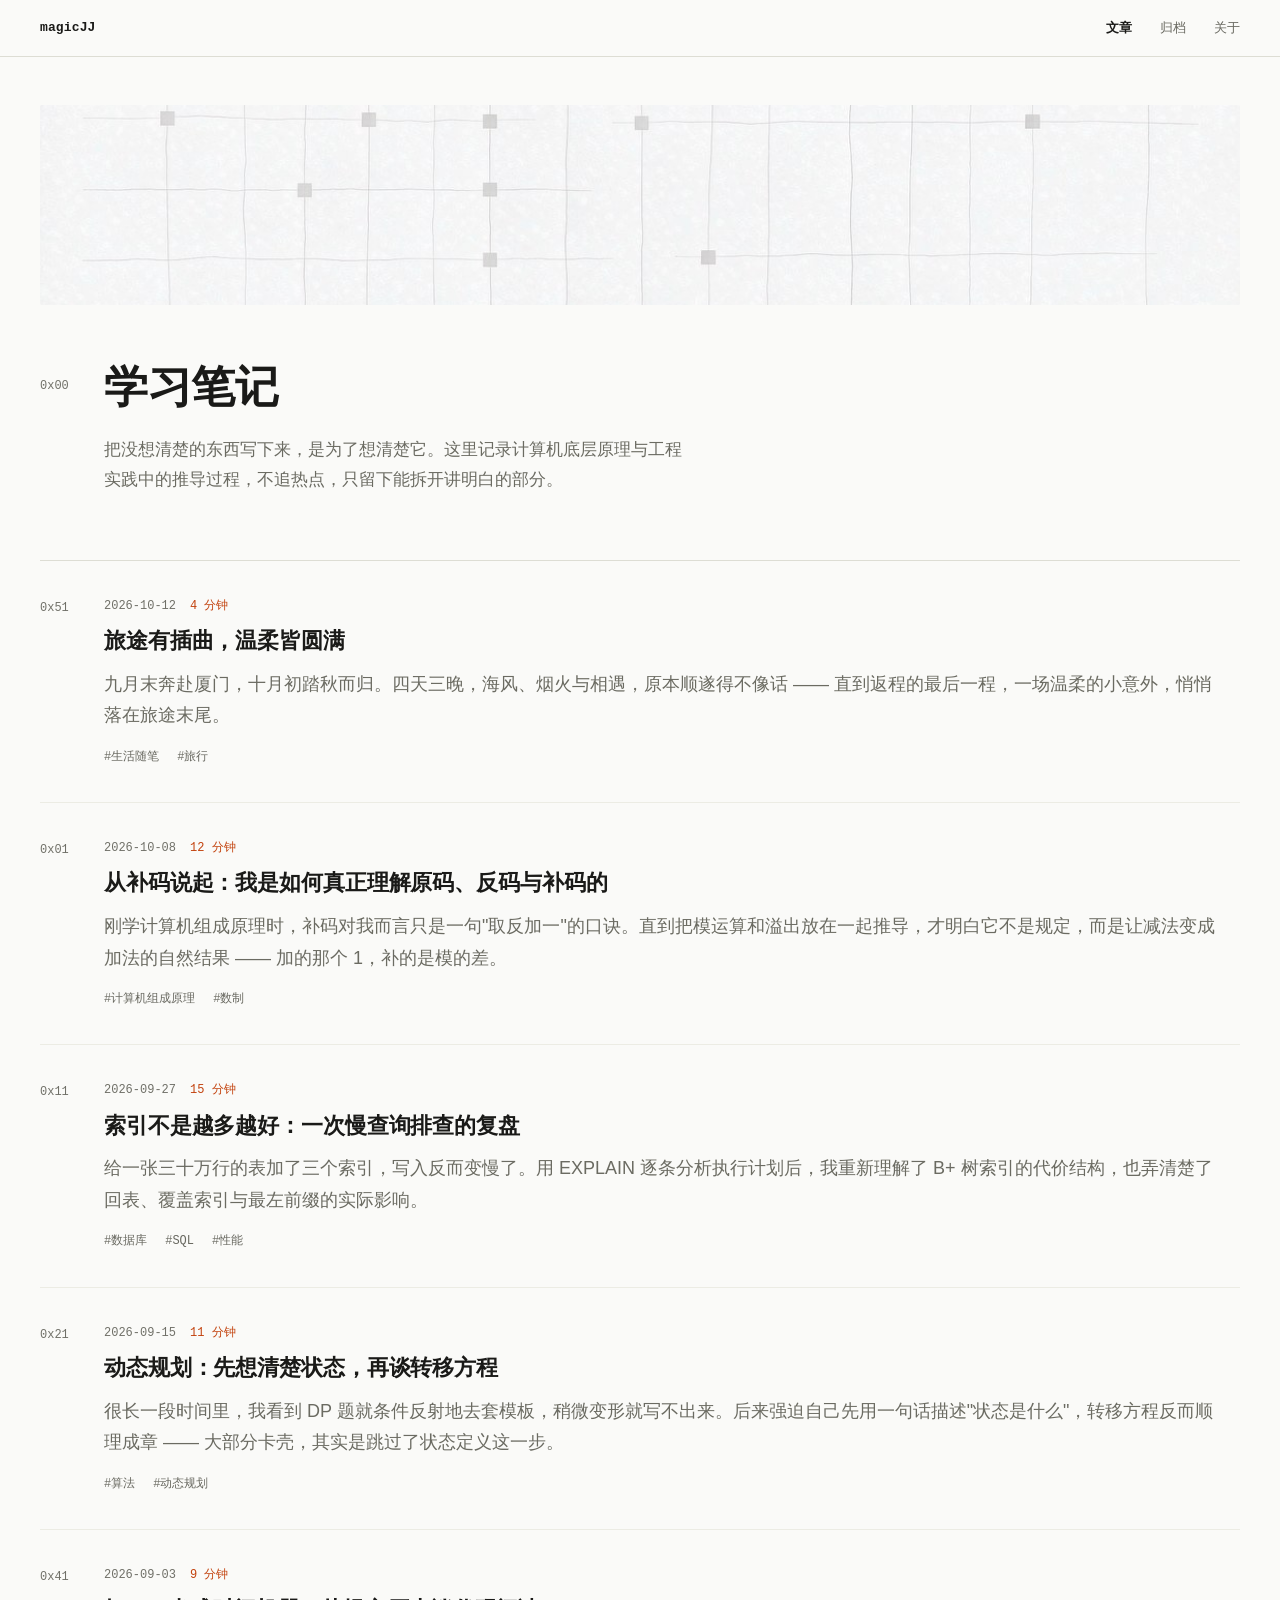
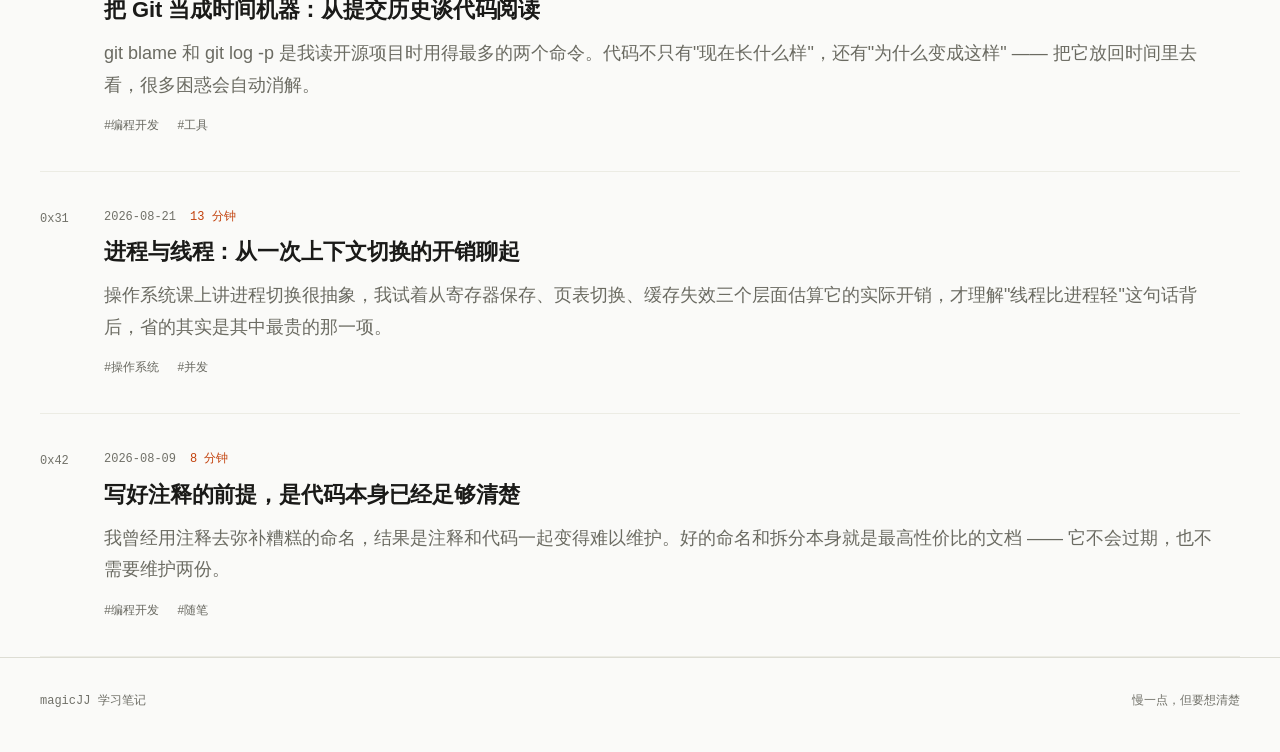
<file: index.html>
<!DOCTYPE html>
<html lang="zh-CN">
<head>
<meta charset="UTF-8">
<meta name="viewport" content="width=device-width, initial-scale=1">
<title>magicJJ 学习笔记</title>
<meta name="description" content="magicJJ 的计算机学习笔记 —— 计算机组成原理、数据库、算法、操作系统、编程开发。">
<meta name="author" content="magicJJ">
<meta name="theme-color" content="#fafaf8">
<link rel="stylesheet" href="style.css">
</head>
<body>

  <header class="top">
    <div class="wrap top-in">
      <a class="mark" href="index.html">magicJJ</a>
      <nav class="nav">
        <a href="index.html" class="on">文章</a>
        <a href="archive.html">归档</a>
        <a href="about.html">关于</a>
      </nav>
    </div>
  </header>

  <main class="wrap">

    <figure class="banner">
      <img src="assets/banner.jpg" alt="" width="1160" height="199" loading="eager" decoding="async">
    </figure>

    <section class="hero">
      <div class="row">
        <div class="rail" aria-hidden="true">0x00</div>
        <div>
          <h1>学习笔记</h1>
          <p>把没想清楚的东西写下来，是为了想清楚它。这里记录计算机底层原理与工程实践中的推导过程，不追热点，只留下能拆开讲明白的部分。</p>
        </div>
      </div>
    </section>

    <section class="notes">

      <article class="note">
        <div class="row">
          <div class="rail" aria-hidden="true">0x51</div>
          <div>
            <div class="note-meta">
              <time datetime="2026-10-12">2026-10-12</time>
              <span class="mins">4 分钟</span>
            </div>
            <h2><a href="post.html?id=1">旅途有插曲，温柔皆圆满</a></h2>
            <p>九月末奔赴厦门，十月初踏秋而归。四天三晚，海风、烟火与相遇，原本顺遂得不像话 —— 直到返程的最后一程，一场温柔的小意外，悄悄落在旅途末尾。</p>
            <ul class="note-tags">
              <li><a href="archive.html?tag=生活随笔">生活随笔</a></li>
              <li><a href="archive.html?tag=旅行">旅行</a></li>
            </ul>
          </div>
        </div>
      </article>

      <article class="note">
        <div class="row">
          <div class="rail" aria-hidden="true">0x01</div>
          <div>
            <div class="note-meta">
              <time datetime="2026-10-08">2026-10-08</time>
              <span class="mins">12 分钟</span>
            </div>
            <h2><a href="post.html?id=2">从补码说起：我是如何真正理解原码、反码与补码的</a></h2>
            <p>刚学计算机组成原理时，补码对我而言只是一句"取反加一"的口诀。直到把模运算和溢出放在一起推导，才明白它不是规定，而是让减法变成加法的自然结果 —— 加的那个 1，补的是模的差。</p>
            <ul class="note-tags">
              <li><a href="archive.html?tag=计算机组成原理">计算机组成原理</a></li>
              <li><a href="archive.html?tag=数制">数制</a></li>
            </ul>
          </div>
        </div>
      </article>

      <article class="note">
        <div class="row">
          <div class="rail" aria-hidden="true">0x11</div>
          <div>
            <div class="note-meta">
              <time datetime="2026-09-27">2026-09-27</time>
              <span class="mins">15 分钟</span>
            </div>
            <h2><a href="post.html?id=3">索引不是越多越好：一次慢查询排查的复盘</a></h2>
            <p>给一张三十万行的表加了三个索引，写入反而变慢了。用 EXPLAIN 逐条分析执行计划后，我重新理解了 B+ 树索引的代价结构，也弄清楚了回表、覆盖索引与最左前缀的实际影响。</p>
            <ul class="note-tags">
              <li><a href="archive.html?tag=数据库">数据库</a></li>
              <li><a href="archive.html?tag=SQL">SQL</a></li>
              <li><a href="archive.html?tag=性能">性能</a></li>
            </ul>
          </div>
        </div>
      </article>

      <article class="note">
        <div class="row">
          <div class="rail" aria-hidden="true">0x21</div>
          <div>
            <div class="note-meta">
              <time datetime="2026-09-15">2026-09-15</time>
              <span class="mins">11 分钟</span>
            </div>
            <h2><a href="post.html?id=4">动态规划：先想清楚状态，再谈转移方程</a></h2>
            <p>很长一段时间里，我看到 DP 题就条件反射地去套模板，稍微变形就写不出来。后来强迫自己先用一句话描述"状态是什么"，转移方程反而顺理成章 —— 大部分卡壳，其实是跳过了状态定义这一步。</p>
            <ul class="note-tags">
              <li><a href="archive.html?tag=算法">算法</a></li>
              <li><a href="archive.html?tag=动态规划">动态规划</a></li>
            </ul>
          </div>
        </div>
      </article>

      <article class="note">
        <div class="row">
          <div class="rail" aria-hidden="true">0x41</div>
          <div>
            <div class="note-meta">
              <time datetime="2026-09-03">2026-09-03</time>
              <span class="mins">9 分钟</span>
            </div>
            <h2><a href="post.html?id=5">把 Git 当成时间机器：从提交历史谈代码阅读</a></h2>
            <p>git blame 和 git log -p 是我读开源项目时用得最多的两个命令。代码不只有"现在长什么样"，还有"为什么变成这样" —— 把它放回时间里去看，很多困惑会自动消解。</p>
            <ul class="note-tags">
              <li><a href="archive.html?tag=编程开发">编程开发</a></li>
              <li><a href="archive.html?tag=工具">工具</a></li>
            </ul>
          </div>
        </div>
      </article>

      <article class="note">
        <div class="row">
          <div class="rail" aria-hidden="true">0x31</div>
          <div>
            <div class="note-meta">
              <time datetime="2026-08-21">2026-08-21</time>
              <span class="mins">13 分钟</span>
            </div>
            <h2><a href="post.html?id=6">进程与线程：从一次上下文切换的开销聊起</a></h2>
            <p>操作系统课上讲进程切换很抽象，我试着从寄存器保存、页表切换、缓存失效三个层面估算它的实际开销，才理解"线程比进程轻"这句话背后，省的其实是其中最贵的那一项。</p>
            <ul class="note-tags">
              <li><a href="archive.html?tag=操作系统">操作系统</a></li>
              <li><a href="archive.html?tag=并发">并发</a></li>
            </ul>
          </div>
        </div>
      </article>

      <article class="note">
        <div class="row">
          <div class="rail" aria-hidden="true">0x42</div>
          <div>
            <div class="note-meta">
              <time datetime="2026-08-09">2026-08-09</time>
              <span class="mins">8 分钟</span>
            </div>
            <h2><a href="post.html?id=7">写好注释的前提，是代码本身已经足够清楚</a></h2>
            <p>我曾经用注释去弥补糟糕的命名，结果是注释和代码一起变得难以维护。好的命名和拆分本身就是最高性价比的文档 —— 它不会过期，也不需要维护两份。</p>
            <ul class="note-tags">
              <li><a href="archive.html?tag=编程开发">编程开发</a></li>
              <li><a href="archive.html?tag=随笔">随笔</a></li>
            </ul>
          </div>
        </div>
      </article>

    </section>

  </main>

  <footer class="foot">
    <div class="wrap foot-in">
      <span>magicJJ 学习笔记</span>
      <span>慢一点，但要想清楚</span>
    </div>
  </footer>

  <script src="script.js" defer></script>
</body>
</html>
</file>
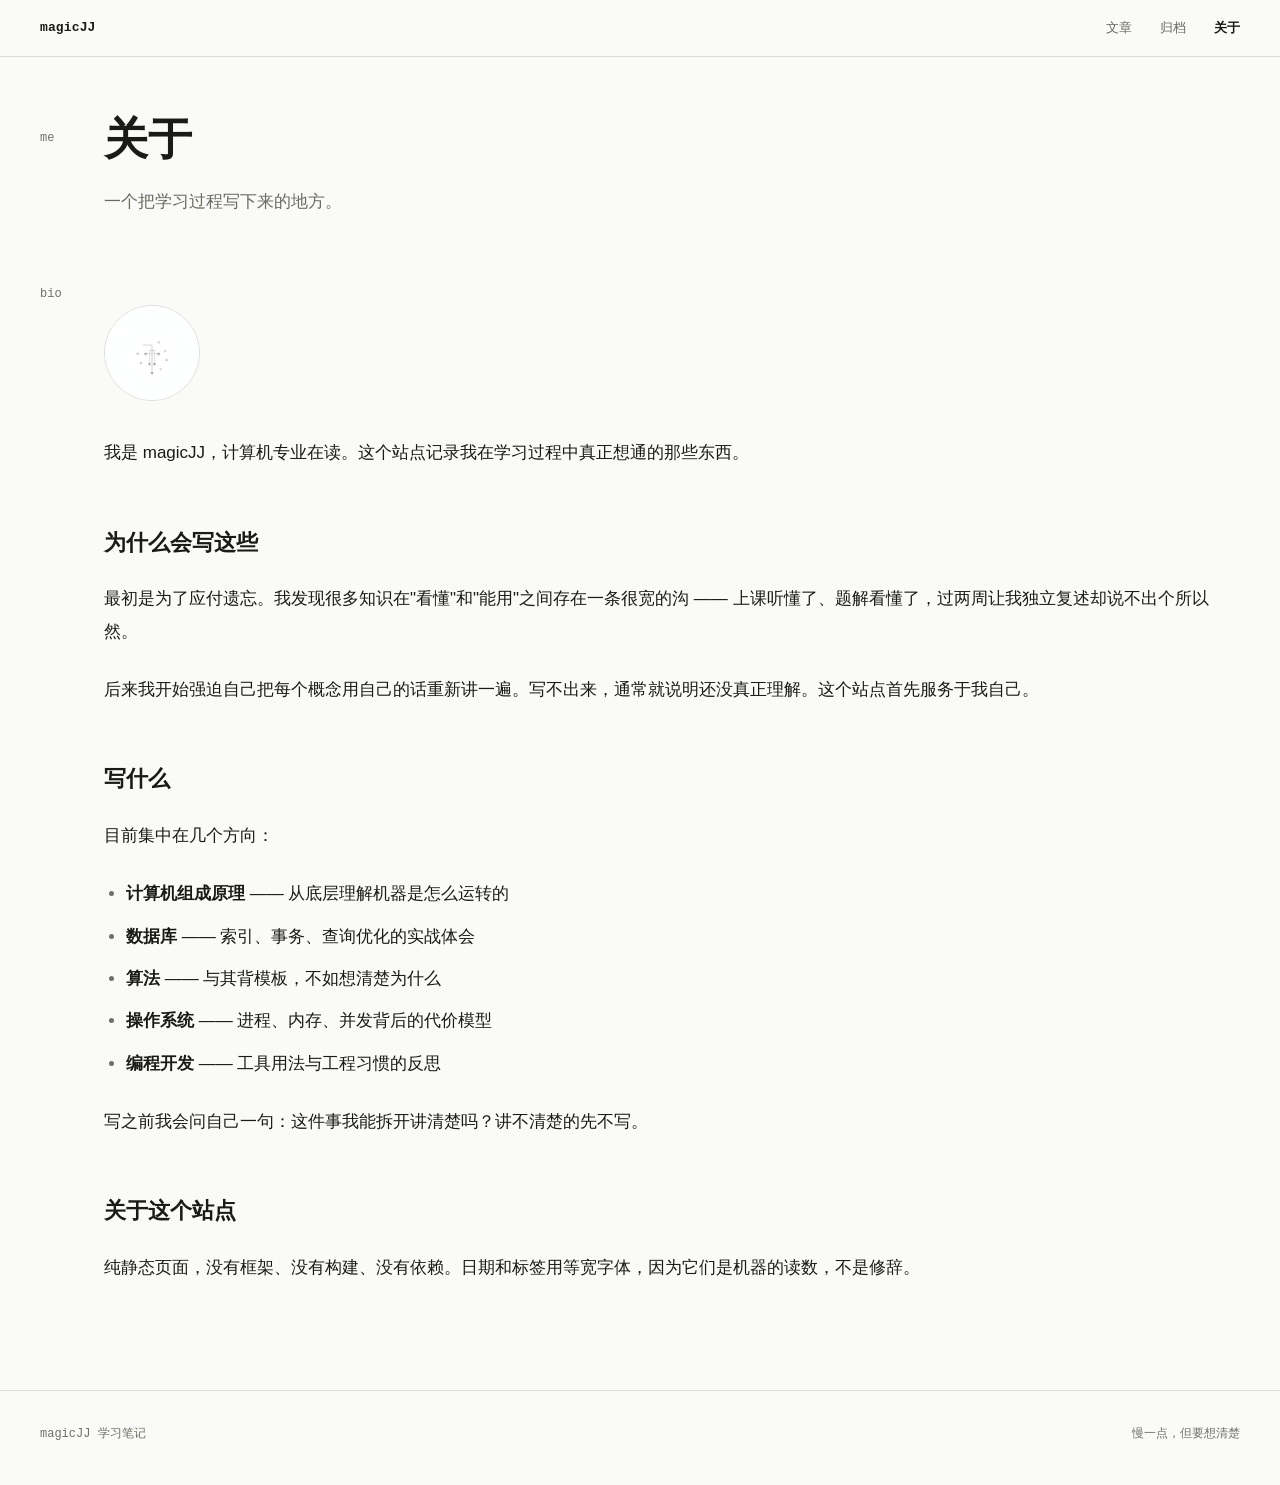
<file: about.html>
<!DOCTYPE html>
<html lang="zh-CN">
<head>
<meta charset="UTF-8">
<meta name="viewport" content="width=device-width, initial-scale=1">
<title>关于 · magicJJ</title>
<meta name="description" content="关于 magicJJ 与这个学习笔记站点。">
<meta name="author" content="magicJJ">
<meta name="theme-color" content="#fafaf8">
<link rel="stylesheet" href="style.css">
</head>
<body>

  <header class="top">
    <div class="wrap top-in">
      <a class="mark" href="index.html">magicJJ</a>
      <nav class="nav">
        <a href="index.html">文章</a>
        <a href="archive.html">归档</a>
        <a href="about.html" class="on">关于</a>
      </nav>
    </div>
  </header>

  <main class="wrap">

    <section class="hero">
      <div class="row">
        <div class="rail" aria-hidden="true">me</div>
        <div>
          <h1>关于</h1>
          <p>一个把学习过程写下来的地方。</p>
        </div>
      </div>
    </section>

    <div class="row">
      <div class="rail" aria-hidden="true">bio</div>
      <div class="prose">

        <figure class="portrait">
          <img src="assets/avatar.jpg" alt="magicJJ" width="240" height="240" loading="lazy" decoding="async">
        </figure>

        <p>我是 magicJJ，计算机专业在读。这个站点记录我在学习过程中真正想通的那些东西。</p>

        <h2>为什么会写这些</h2>

        <p>最初是为了应付遗忘。我发现很多知识在"看懂"和"能用"之间存在一条很宽的沟 —— 上课听懂了、题解看懂了，过两周让我独立复述却说不出个所以然。</p>

        <p>后来我开始强迫自己把每个概念用自己的话重新讲一遍。写不出来，通常就说明还没真正理解。这个站点首先服务于我自己。</p>

        <h2>写什么</h2>

        <p>目前集中在几个方向：</p>

        <ul>
          <li><strong>计算机组成原理</strong> —— 从底层理解机器是怎么运转的</li>
          <li><strong>数据库</strong> —— 索引、事务、查询优化的实战体会</li>
          <li><strong>算法</strong> —— 与其背模板，不如想清楚为什么</li>
          <li><strong>操作系统</strong> —— 进程、内存、并发背后的代价模型</li>
          <li><strong>编程开发</strong> —— 工具用法与工程习惯的反思</li>
        </ul>

        <p>写之前我会问自己一句：这件事我能拆开讲清楚吗？讲不清楚的先不写。</p>

        <h2>关于这个站点</h2>

        <p>纯静态页面，没有框架、没有构建、没有依赖。日期和标签用等宽字体，因为它们是机器的读数，不是修辞。</p>

      </div>
    </div>

  </main>

  <footer class="foot">
    <div class="wrap foot-in">
      <span>magicJJ 学习笔记</span>
      <span>慢一点，但要想清楚</span>
    </div>
  </footer>

  <script src="script.js" defer></script>
</body>
</html>
</file>
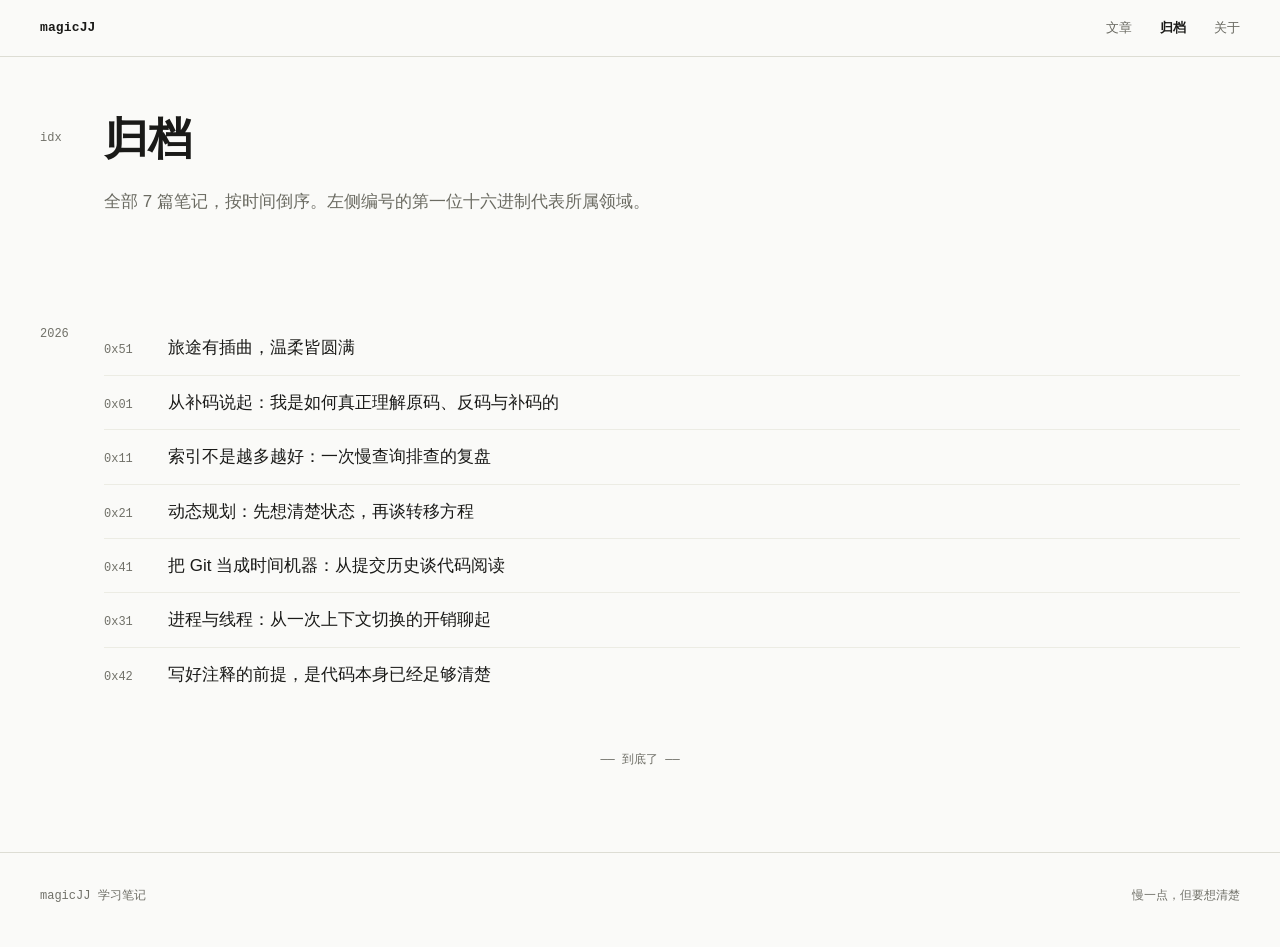
<file: archive.html>
<!DOCTYPE html>
<html lang="zh-CN">
<head>
<meta charset="UTF-8">
<meta name="viewport" content="width=device-width, initial-scale=1">
<title>归档 · magicJJ</title>
<meta name="description" content="magicJJ 学习笔记的完整归档。">
<meta name="author" content="magicJJ">
<meta name="theme-color" content="#fafaf8">
<link rel="stylesheet" href="style.css">
</head>
<body>

  <header class="top">
    <div class="wrap top-in">
      <a class="mark" href="index.html">magicJJ</a>
      <nav class="nav">
        <a href="index.html">文章</a>
        <a href="archive.html" class="on">归档</a>
        <a href="about.html">关于</a>
      </nav>
    </div>
  </header>

  <main class="wrap">

    <section class="hero">
      <div class="row">
        <div class="rail" aria-hidden="true">idx</div>
        <div>
          <h1>归档</h1>
          <p id="arch-desc">全部 7 篇笔记，按时间倒序。左侧编号的第一位十六进制代表所属领域。</p>
        </div>
      </div>
    </section>

    <section class="year-group">
      <div class="row">
        <div class="rail" aria-hidden="true">2026</div>
        <ul class="arch">

          <li data-tags="生活随笔|旅行">
            <span class="addr">0x51</span>
            <a href="post.html?id=1">旅途有插曲，温柔皆圆满</a>
          </li>

          <li data-tags="计算机组成原理|数制">
            <span class="addr">0x01</span>
            <a href="post.html?id=2">从补码说起：我是如何真正理解原码、反码与补码的</a>
          </li>

          <li data-tags="数据库|SQL|性能">
            <span class="addr">0x11</span>
            <a href="post.html?id=3">索引不是越多越好：一次慢查询排查的复盘</a>
          </li>

          <li data-tags="算法|动态规划">
            <span class="addr">0x21</span>
            <a href="post.html?id=4">动态规划：先想清楚状态，再谈转移方程</a>
          </li>

          <li data-tags="编程开发|工具">
            <span class="addr">0x41</span>
            <a href="post.html?id=5">把 Git 当成时间机器：从提交历史谈代码阅读</a>
          </li>

          <li data-tags="操作系统|并发">
            <span class="addr">0x31</span>
            <a href="post.html?id=6">进程与线程：从一次上下文切换的开销聊起</a>
          </li>

          <li data-tags="编程开发|随笔">
            <span class="addr">0x42</span>
            <a href="post.html?id=7">写好注释的前提，是代码本身已经足够清楚</a>
          </li>

        </ul>
      </div>
    </section>

    <p class="arch-end" id="arch-end">—— 到底了 ——</p>

  </main>

  <footer class="foot">
    <div class="wrap foot-in">
      <span>magicJJ 学习笔记</span>
      <span>慢一点，但要想清楚</span>
    </div>
  </footer>

  <script src="script.js" defer></script>
</body>
</html>
</file>
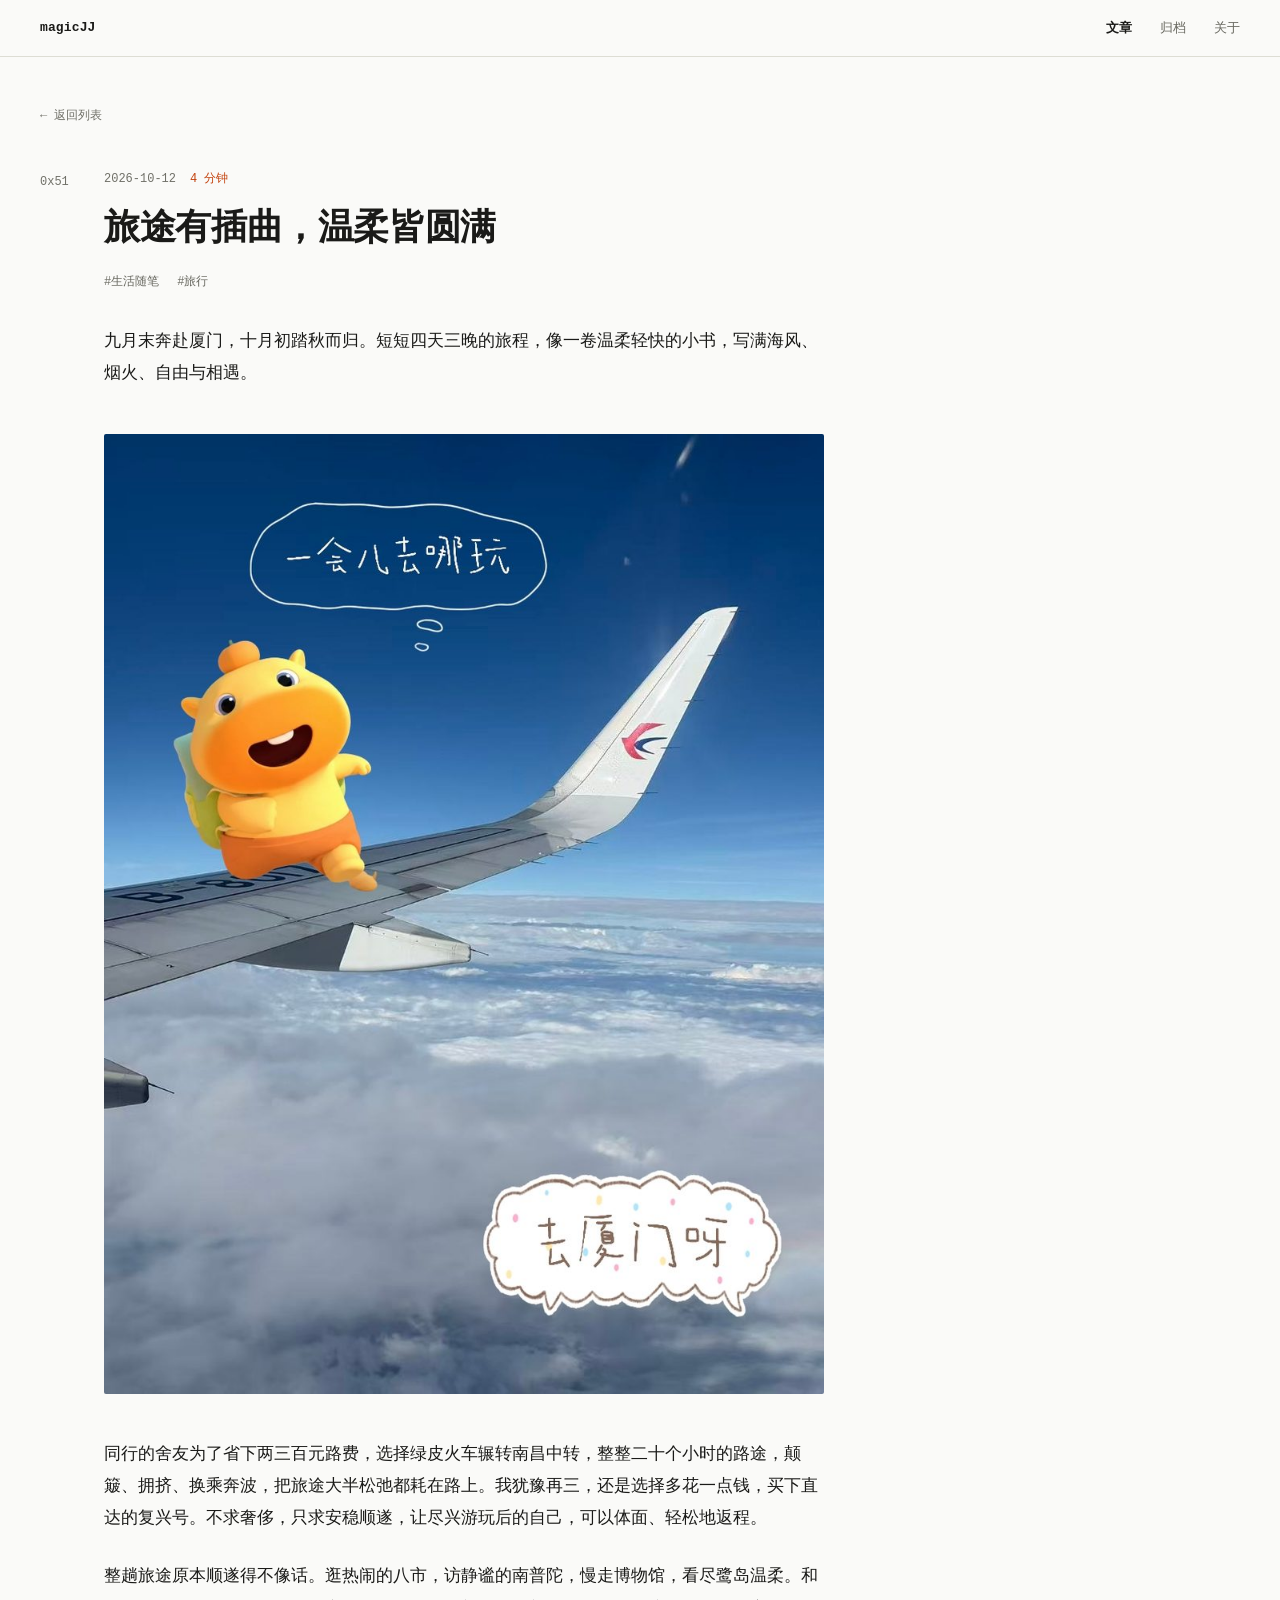
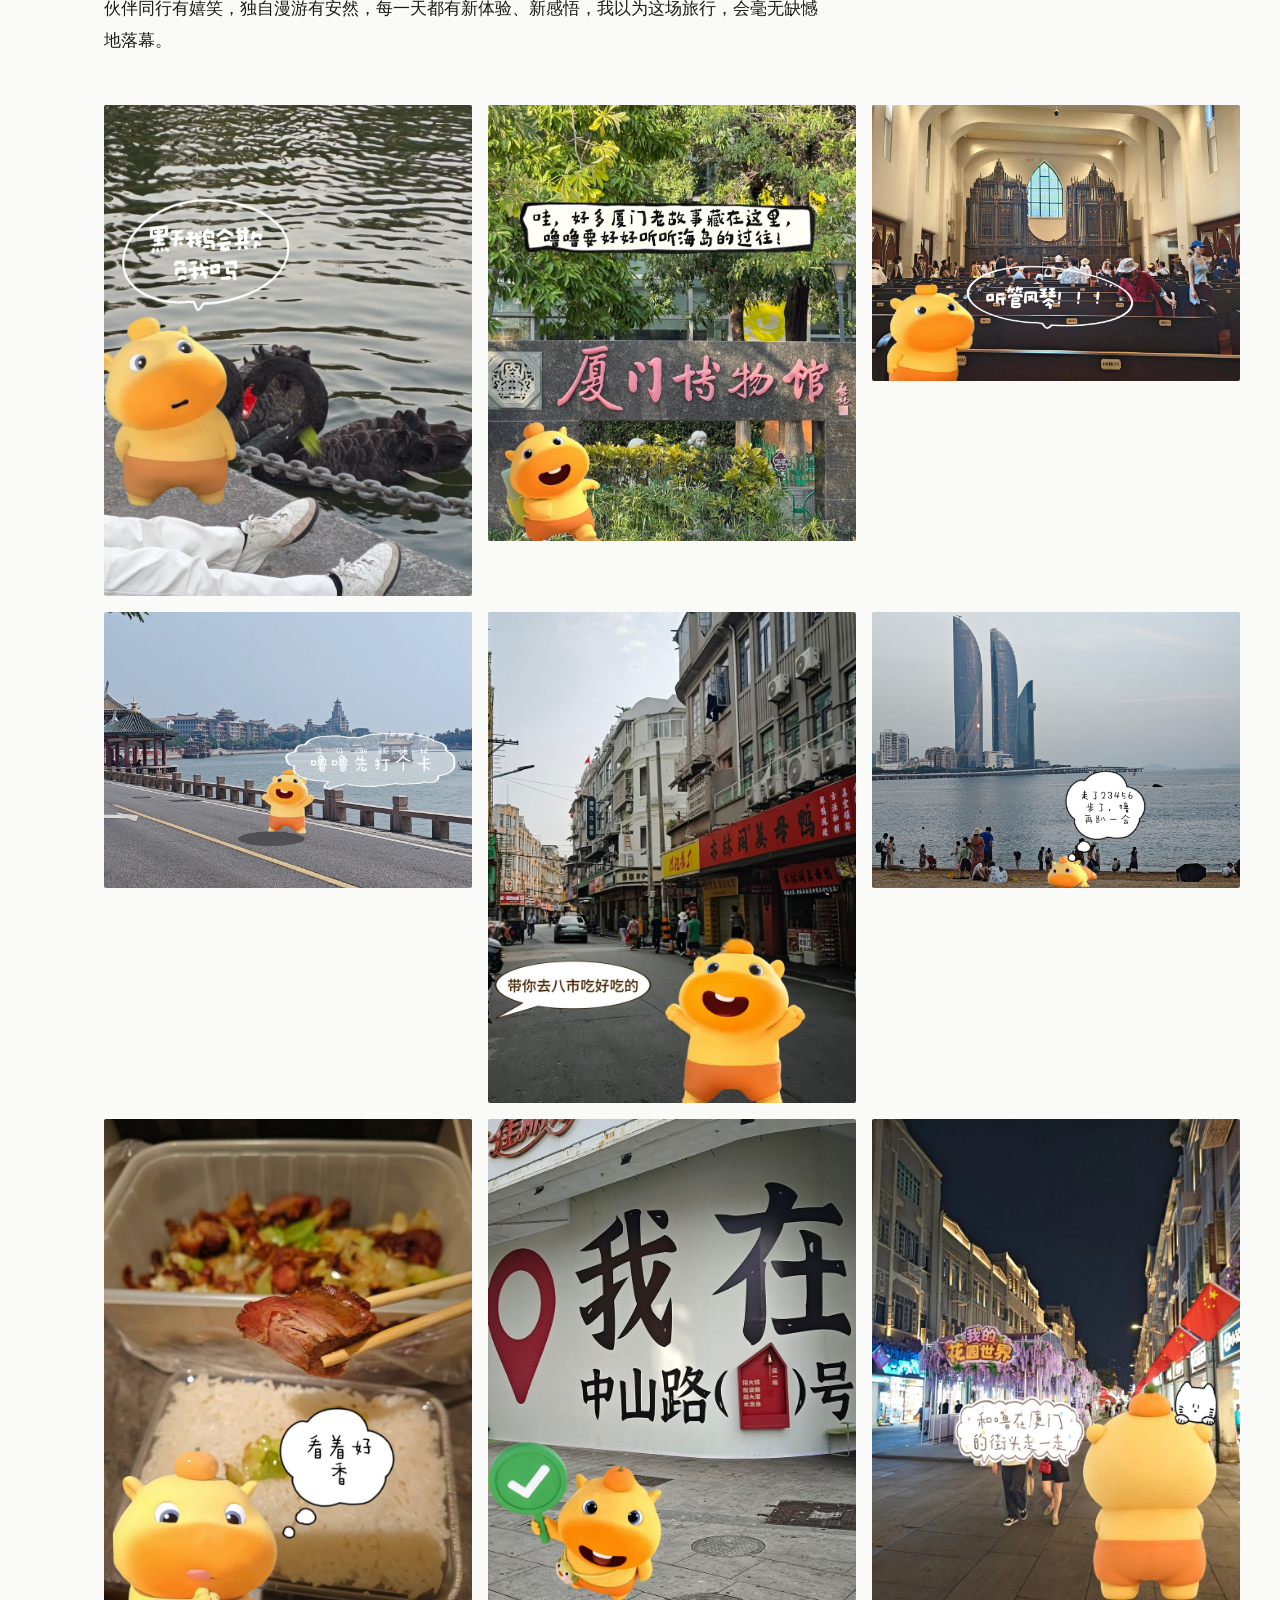
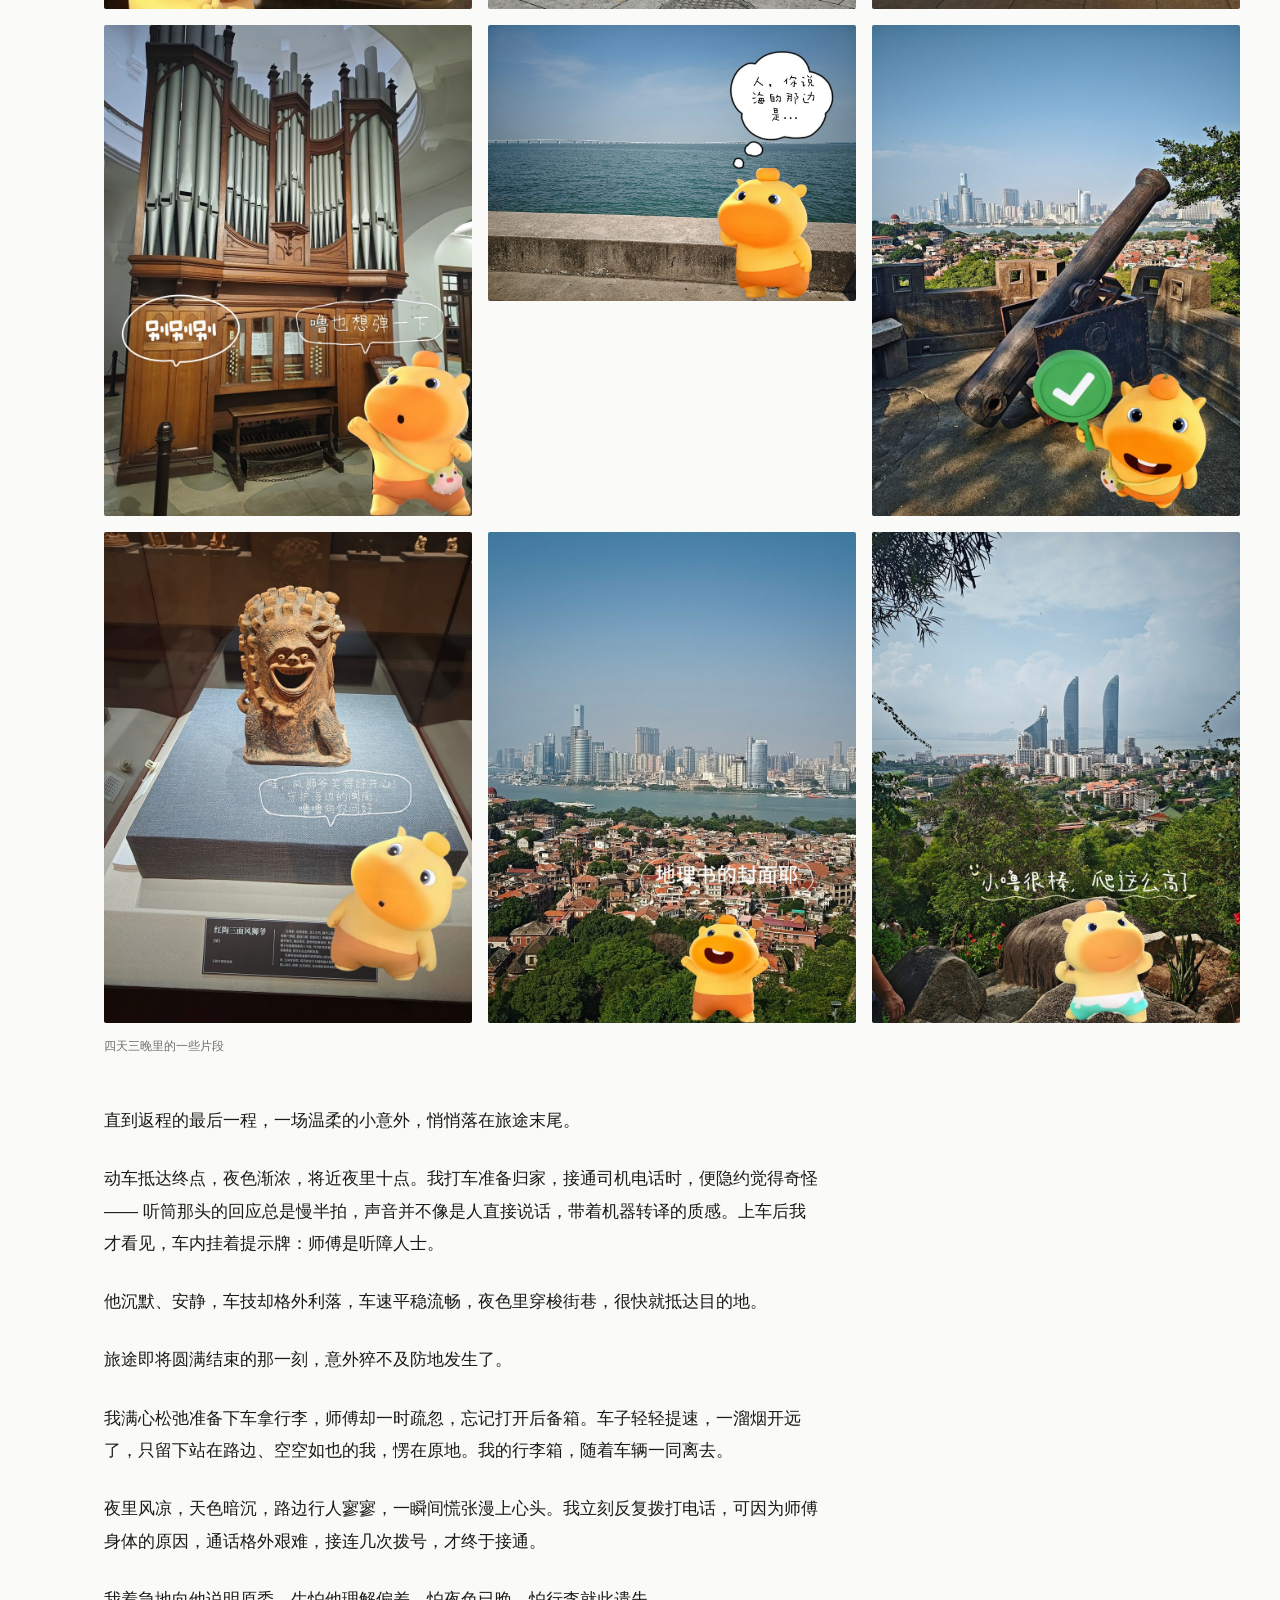
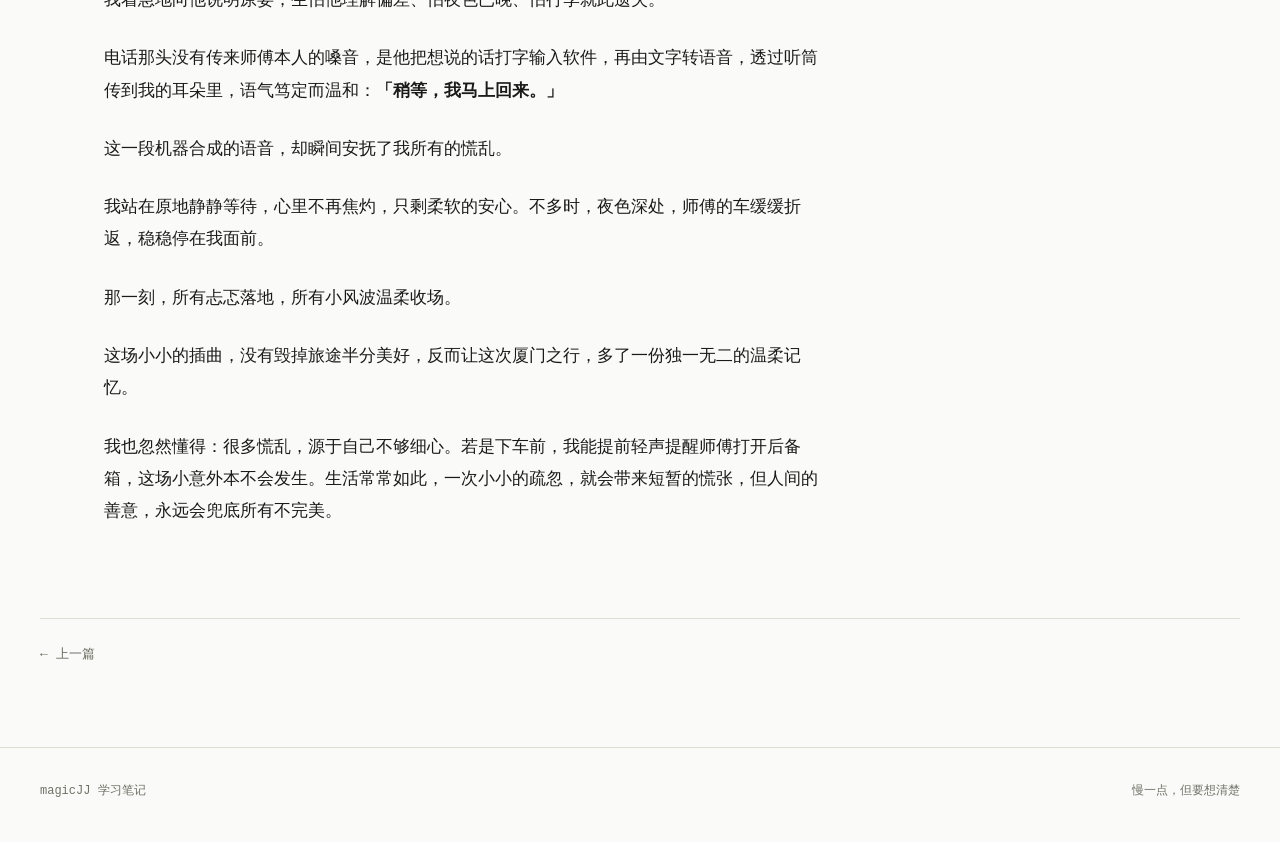
<file: post.html>
<!DOCTYPE html>
<html lang="zh-CN">
<head>
<meta charset="UTF-8">
<meta name="viewport" content="width=device-width, initial-scale=1">
<title>文章 · magicJJ</title>
<meta name="description" content="magicJJ 的学习笔记 —— 文章正文。">
<meta name="author" content="magicJJ">
<meta name="theme-color" content="#fafaf8">
<link rel="stylesheet" href="style.css">
</head>
<body>

  <header class="top">
    <div class="wrap top-in">
      <a class="mark" href="index.html">magicJJ</a>
      <nav class="nav">
        <a href="index.html" class="on">文章</a>
        <a href="archive.html">归档</a>
        <a href="about.html">关于</a>
      </nav>
    </div>
  </header>

  <main class="wrap">

    <a class="back" href="index.html">← 返回列表</a>

    <div class="art-stack">

      <article class="art" data-post="1">

        <header class="art-head">
          <div class="row">
            <div class="rail" aria-hidden="true">0x51</div>
            <div>
              <div class="note-meta">
                <time datetime="2026-10-12">2026-10-12</time>
                <span class="mins">4 分钟</span>
              </div>
              <h1>旅途有插曲，温柔皆圆满</h1>
              <ul class="note-tags">
              <li><a href="archive.html?tag=生活随笔">生活随笔</a></li>
              <li><a href="archive.html?tag=旅行">旅行</a></li>
              </ul>
            </div>
          </div>
        </header>

        <div class="row">
          <div class="rail" aria-hidden="true"></div>
          <div class="body-text">
          <p>九月末奔赴厦门，十月初踏秋而归。短短四天三晚的旅程，像一卷温柔轻快的小书，写满海风、烟火、自由与相遇。</p>

          <figure class="fig">
            <img src="assets/xiamen/01.jpg" alt="飞机舷窗外，云海之上" width="900" height="1200" loading="eager" decoding="async">
          </figure>

          <p>同行的舍友为了省下两三百元路费，选择绿皮火车辗转南昌中转，整整二十个小时的路途，颠簸、拥挤、换乘奔波，把旅途大半松弛都耗在路上。我犹豫再三，还是选择多花一点钱，买下直达的复兴号。不求奢侈，只求安稳顺遂，让尽兴游玩后的自己，可以体面、轻松地返程。</p>

          <p>整趟旅途原本顺遂得不像话。逛热闹的八市，访静谧的南普陀，慢走博物馆，看尽鹭岛温柔。和伙伴同行有嬉笑，独自漫游有安然，每一天都有新体验、新感悟，我以为这场旅行，会毫无缺憾地落幕。</p>

          <figure class="gallery">
            <div class="gallery-grid">
            <img src="assets/xiamen/02.jpg" alt="湖面上的黑天鹅" width="900" height="1200" loading="lazy" decoding="async">
            <img src="assets/xiamen/03.jpg" alt="厦门博物馆入口的石刻招牌" width="1013" height="1200" loading="lazy" decoding="async">
            <img src="assets/xiamen/04.jpg" alt="教堂内正在演奏的管风琴" width="1200" height="900" loading="lazy" decoding="async">
            <img src="assets/xiamen/05.jpg" alt="海边步道，远远望见对岸的建筑群" width="1200" height="900" loading="lazy" decoding="async">
            <img src="assets/xiamen/06.jpg" alt="八市街景" width="900" height="1200" loading="lazy" decoding="async">
            <img src="assets/xiamen/07.jpg" alt="沙滩上远望双子塔" width="1200" height="900" loading="lazy" decoding="async">
            <img src="assets/xiamen/08.jpg" alt="一份姜母鸭配米饭的外卖" width="900" height="1200" loading="lazy" decoding="async">
            <img src="assets/xiamen/09.jpg" alt="中山路的打卡墙" width="900" height="1200" loading="lazy" decoding="async">
            <img src="assets/xiamen/10.jpg" alt="夜幕下的中山路" width="900" height="1200" loading="lazy" decoding="async">
            <img src="assets/xiamen/11.jpg" alt="管风琴的音管与琴键近景" width="900" height="1200" loading="lazy" decoding="async">
            <img src="assets/xiamen/12.jpg" alt="海边的石栏杆，远处是跨海大桥" width="1200" height="900" loading="lazy" decoding="async">
            <img src="assets/xiamen/13.jpg" alt="胡里山炮台的古炮与对岸城市天际线" width="900" height="1200" loading="lazy" decoding="async">
            <img src="assets/xiamen/14.jpg" alt="博物馆展品：红陶三面风狮爷" width="900" height="1200" loading="lazy" decoding="async">
            <img src="assets/xiamen/15.jpg" alt="从高处俯瞰鼓浪屿，红瓦绿树" width="900" height="1200" loading="lazy" decoding="async">
            <img src="assets/xiamen/16.jpg" alt="爬到山上，俯瞰城市与海" width="900" height="1200" loading="lazy" decoding="async">
            </div>
            <figcaption>四天三晚里的一些片段</figcaption>
          </figure>

          <p>直到返程的最后一程，一场温柔的小意外，悄悄落在旅途末尾。</p>

          <p>动车抵达终点，夜色渐浓，将近夜里十点。我打车准备归家，接通司机电话时，便隐约觉得奇怪 —— 听筒那头的回应总是慢半拍，声音并不像是人直接说话，带着机器转译的质感。上车后我才看见，车内挂着提示牌：师傅是听障人士。</p>

          <p>他沉默、安静，车技却格外利落，车速平稳流畅，夜色里穿梭街巷，很快就抵达目的地。</p>

          <p>旅途即将圆满结束的那一刻，意外猝不及防地发生了。</p>

          <p>我满心松弛准备下车拿行李，师傅却一时疏忽，忘记打开后备箱。车子轻轻提速，一溜烟开远了，只留下站在路边、空空如也的我，愣在原地。我的行李箱，随着车辆一同离去。</p>

          <p>夜里风凉，天色暗沉，路边行人寥寥，一瞬间慌张漫上心头。我立刻反复拨打电话，可因为师傅身体的原因，通话格外艰难，接连几次拨号，才终于接通。</p>

          <p>我着急地向他说明原委，生怕他理解偏差、怕夜色已晚、怕行李就此遗失。</p>

          <p>电话那头没有传来师傅本人的嗓音，是他把想说的话打字输入软件，再由文字转语音，透过听筒传到我的耳朵里，语气笃定而温和：<strong>「稍等，我马上回来。」</strong></p>

          <p>这一段机器合成的语音，却瞬间安抚了我所有的慌乱。</p>

          <p>我站在原地静静等待，心里不再焦灼，只剩柔软的安心。不多时，夜色深处，师傅的车缓缓折返，稳稳停在我面前。</p>

          <p>那一刻，所有忐忑落地，所有小风波温柔收场。</p>

          <p>这场小小的插曲，没有毁掉旅途半分美好，反而让这次厦门之行，多了一份独一无二的温柔记忆。</p>

          <p>我也忽然懂得：很多慌乱，源于自己不够细心。若是下车前，我能提前轻声提醒师傅打开后备箱，这场小意外本不会发生。生活常常如此，一次小小的疏忽，就会带来短暂的慌张，但人间的善意，永远会兜底所有不完美。</p>
          </div>
        </div>

      </article>

      <article class="art" data-post="2">

        <header class="art-head">
          <div class="row">
            <div class="rail" aria-hidden="true">0x01</div>
            <div>
              <div class="note-meta">
                <time datetime="2026-10-08">2026-10-08</time>
                <span class="mins">12 分钟</span>
              </div>
              <h1>从补码说起：我是如何真正理解原码、反码与补码的</h1>
              <ul class="note-tags">
              <li><a href="archive.html?tag=计算机组成原理">计算机组成原理</a></li>
              <li><a href="archive.html?tag=数制">数制</a></li>
              </ul>
            </div>
          </div>
        </header>

        <div class="row">
          <div class="rail" aria-hidden="true"></div>
          <div class="body-text">
          <p>刚学计算机组成原理的时候，我对补码的全部认知就是一句口诀：「取反加一」。考试能过，题也能算对，但我心里一直有个疙瘩 —— 为什么偏偏是"加一"？这个 1 是从哪儿冒出来的？</p>

          <p>直到后来把模运算和溢出放在一起推导了一遍，我才明白：补码根本不是某个人拍脑袋规定的编码方式，它是<strong>让减法变成加法之后，必然会长成的那个样子</strong>。</p>

          <h2>先忘掉编码表，想想钟表</h2>

          <p>时钟是理解这套东西最好的例子。现在是 10 点，我想让它回到 8 点，有两种办法：</p>

          <ul>
            <li>逆时针拨 2 小时（减 2）</li>
            <li>顺时针拨 10 小时（加 10）</li>
          </ul>

          <p>两个办法结果一样。因为钟面只有 12 个刻度，<code>12</code> 这个量程溢出了，加 10 和减 2 在"模 12"的世界里是同一件事。这里的 12 就是<strong>模</strong>。</p>

          <p>8 位二进制同理。它的量程是 2⁸ = 256，所以在这个世界里：</p>

          <pre><code>-1  等价于  255
-7  等价于  249
-128 等价于 128</code></pre>

          <p>所谓"负数的补码"，就是把负数翻译成这个量程里和它<strong>同余的那个正数</strong>。</p>

          <h2>"取反加一"原来只是个巧合</h2>

          <p>有了上面的铺垫，再看那个让我纠结很久的"加一"：</p>

          <pre><code>  7 的原码    0000 0111
取反          1111 1000
加一          1111 1001   →  这就是 -7

验算一下：
  7 + (-7) = 0000 0111 + 1111 1001
           = 1 0000 0000
           = 0 （最高位溢出，8 位寄存器只留下后 8 位）</code></pre>

          <p>看到了吗？之所以要"+1"，是因为按位取反得到的是 <code>255 - 7 = 248</code>，它是 <code>-7</code> 在"模 255"下的同余数；而我们要的是"模 256"下的同余数 <code>249</code>。两者差 1。</p>

          <p><strong>所以加的那个 1，补的是模的差。</strong>它从来就不是什么神秘规则。</p>

          <h2>为什么这么折腾值得</h2>

          <p>因为电路做减法很贵。如果符号位要单独判断、还要比较两个数的绝对值大小来决定谁减谁，硬件复杂度会直线上升。而一旦用上补码：</p>

          <ul>
            <li>符号位直接参与运算，不需要特判</li>
            <li>减法器可以彻底不要，全部走加法器</li>
            <li><code>A - B</code> 就变成 <code>A + (-B)</code>，一条通路搞定</li>
          </ul>

          <p>代价是"0"只有一种表示（原码里有 +0 和 -0 两个），反而更干净了。这个取舍在工程上赚翻了。</p>

          <h2>一个我踩过的坑</h2>

          <p>补码表示的范围是不对称的。8 位补码能表示 <code>-128 ~ 127</code>，负数比正数多一个。我第一次写嵌入式 C 的时候，把一个 <code>int8_t</code> 赋成 <code>-128</code> 再取反，结果还是 <code>-128</code>，愣了半天。</p>

          <p>原因就是：它没有对应的 <code>+128</code> 可以回去，取反溢出后绕回了自己。这类边界值在做定点数运算和嵌入式数值处理时特别容易咬人。</p>

          <h2>小结</h2>

          <p>回头看，我卡了那么久，是因为教材上来就丢给我"定义"，而我需要的其实是"动机"。一旦接受了"减法想变成加法"这个目标，补码的形式几乎是唯一解。</p>

          <p>后来我养成了一个习惯：学任何编码或协议之前，先问一句"它到底在解决什么问题"。大多数看似生硬的规定，背后都有一个很朴素的工程理由。</p>
          </div>
        </div>

      </article>

      <article class="art" data-post="3">

        <header class="art-head">
          <div class="row">
            <div class="rail" aria-hidden="true">0x11</div>
            <div>
              <div class="note-meta">
                <time datetime="2026-09-27">2026-09-27</time>
                <span class="mins">15 分钟</span>
              </div>
              <h1>索引不是越多越好：一次慢查询排查的复盘</h1>
              <ul class="note-tags">
              <li><a href="archive.html?tag=数据库">数据库</a></li>
              <li><a href="archive.html?tag=SQL">SQL</a></li>
              <li><a href="archive.html?tag=性能">性能</a></li>
              </ul>
            </div>
          </div>
        </header>

        <div class="row">
          <div class="rail" aria-hidden="true"></div>
          <div class="body-text">
          <p>起因是课程设计里的一张订单表，三十万行数据。分页查询要三秒多，我的第一反应是把 WHERE 条件里出现的字段全加上索引 —— 一共加了三个。</p>

          <p>查是快了，写入肉眼可见地变慢，导入一批测试数据从几秒涨到几十秒。这才迫使我去认真看索引到底在做什么。</p>

          <h2>先看执行计划说了什么</h2>

          <pre><code>EXPLAIN SELECT * FROM orders
WHERE user_id = 42 AND status = 'paid'
ORDER BY created_at DESC LIMIT 20;</code></pre>

          <p>我盯着几个字段看：<code>type</code> 告诉我它用了哪种访问方式，<code>key</code> 是实际选中的索引，<code>rows</code> 是预计扫描行数，<code>Extra</code> 里如果蹦出 <code>Using filesort</code>，说明排序没能走索引。</p>

          <p>关键发现：<strong>MySQL 一条查询通常只用 one 个索引</strong>（除非触发索引合并）。我加的三个独立索引，优化器只会挑它认为最划算的那个，另外两个在查询里基本是白占地方。</p>

          <h2>索引的代价藏在哪</h2>

          <p>B+ 树索引不是免费的午餐，它的代价至少有三处：</p>

          <ul>
            <li><strong>空间</strong>：每个索引都是一棵完整的树，要单独占磁盘</li>
            <li><strong>写入</strong>：每次 INSERT / UPDATE / DELETE 都要同步维护所有索引树，索引越多写越慢</li>
            <li><strong>优化器的判断成本</strong>：候选索引多了，它挑错的概率也会上升</li>
          </ul>

          <p>我那张表写多读少，加三个单列索引纯粹是赔本买卖。</p>

          <h2>几个真正有用的概念</h2>

          <p><strong>回表。</strong> 二级索引的叶子节点存的是主键值，不是整行数据。如果 SELECT 的字段不在索引里，就要拿着主键再回主键树查一次，这次额外的查找就是回表。回表次数多了，甚至可能不如直接全表扫描。</p>

          <p><strong>覆盖索引。</strong> 如果索引里已经包含了查询需要的全部字段，就不用回表了。<code>Extra</code> 里出现 <code>Using index</code> 就表示命中了。</p>

          <pre><code>-- 建一个覆盖索引，把 status 和 created_at 也带上
CREATE INDEX idx_user_status_time
  ON orders(user_id, status, created_at);</code></pre>

          <p><strong>最左前缀。</strong> 联合索引 <code>(user_id, status, created_at)</code> 相当于同时有了 <code>(user_id)</code>、<code>(user_id, status)</code> 和完整三列的检索能力。但要是单独拿 <code>status</code> 去查，它就用不上 —— 因为跳过了最左边那列。</p>

          <h2>我最后的改法</h2>

          <ol>
            <li>删掉那三个各自为政的单列索引</li>
            <li>按实际的查询条件顺序，建一个联合索引 <code>(user_id, status, created_at)</code></li>
            <li>分页从 <code>LIMIT offset, size</code> 改成基于 <code>created_at</code> 的游标式翻页，避免深翻页时扫描并丢弃大量行</li>
          </ol>

          <p>查询降到毫秒级，写入也没再拖后腿。表上的索引从 3 个变成 1 个，反而更快。</p>

          <h2>小结</h2>

          <p>这件事给我最大的教训是：<strong>索引是给"查询模式"服务的，不是给"字段"服务的。</strong></p>

          <p>脱离真实的 SQL 去谈"这个字段要不要加索引"，基本是在猜。现在我的顺序是：先看有哪些高频查询 → 再看它们的 WHERE / ORDER BY 组合 → 最后才设计索引。而且宁愿少加，也不凭感觉多加。</p>
          </div>
        </div>

      </article>

      <article class="art" data-post="4">

        <header class="art-head">
          <div class="row">
            <div class="rail" aria-hidden="true">0x21</div>
            <div>
              <div class="note-meta">
                <time datetime="2026-09-15">2026-09-15</time>
                <span class="mins">11 分钟</span>
              </div>
              <h1>动态规划：先想清楚状态，再谈转移方程</h1>
              <ul class="note-tags">
              <li><a href="archive.html?tag=算法">算法</a></li>
              <li><a href="archive.html?tag=动态规划">动态规划</a></li>
              </ul>
            </div>
          </div>
        </header>

        <div class="row">
          <div class="rail" aria-hidden="true"></div>
          <div class="body-text">
          <p>有一阵子我做 DP 题的流程是这样的：读题 → 觉得眼熟 → 从脑子里翻一个模板往上套 → 套不上就看题解 → 看懂了 → 关掉题解还是写不出来。</p>

          <p>重复了很多轮之后我意识到，问题不在模板记得不熟，而在于我<strong>跳过了最重要的一步</strong>。</p>

          <h2>被跳过的一步</h2>

          <p>DP 有两个要素：状态定义，和状态转移方程。我以前是直接冲着第二个去的 —— 因为它是写在代码里的那个部分，看起来最"实在"。但真正决定这题能不能做出来的，是第一个。</p>

          <p>状态定义回答的是：<strong>这个数组（或这个二维数组）的每一个格子，到底代表什么。</strong></p>

          <p>这句话说不清楚，转移方程就只能靠背。</p>

          <h2>用最长递增子序列走一遍</h2>

          <p>经典题：给一个数组，求最长严格递增子序列的长度。</p>

          <p>我先逼自己用一句中文把状态说清楚：</p>

          <blockquote><code>dp[i]</code> 表示：以第 i 个元素<strong>作为结尾</strong>的最长递增子序列的长度。</blockquote>

          <p>注意"作为结尾"这四个字是关键。它不是"前 i 个元素里的最长"，而是"必须以 nums[i] 收尾"。加了这个约束之后，转移就变得很自然：</p>

          <p>我要算 <code>dp[i]</code>，那就看前面所有位置 j。只要 <code>nums[j] &lt; nums[i]</code>，我就可以把 <code>nums[i]</code> 接在 <code>dp[j]</code> 代表的那条子序列后面，长度变成 <code>dp[j] + 1</code>。取最大值。</p>

          <pre><code>dp = [1] * n                 # 每个元素至少能自成一条
for i in range(n):
    for j in range(i):
        if nums[j] &lt; nums[i]:
            dp[i] = max(dp[i], dp[j] + 1)
return max(dp)               # 答案是全局最大，不是 dp[-1]</code></pre>

          <p>写出这段代码几乎没花力气，因为方程早在那一句中文定义里就写完了。</p>

          <p>顺带一提，<code>return max(dp)</code> 而不是 <code>dp[n-1]</code>，这也是状态定义直接决定的结果 —— 最长那条不一定以最后一个元素结尾。</p>

          <h2>如果一句话说不清楚状态</h2>

          <p>这种情况我现在会当成信号：多半是维度不够，或者约束条件漏了。</p>

          <p>比如背包问题里，"前 i 个物品、容量 j、能装的最大价值"这句话一旦完整说出来，二维数组的形状就已经确定了。如果说的时候要加"但是……""还有一种情况是……"，那通常意味着需要再加一维（常见于状态机 DP、区间 DP）。</p>

          <h2>我现在的做题顺序</h2>

          <ol>
            <li>先用一句中文写出状态定义，写在草稿纸上</li>
            <li>确认边界：<code>dp</code> 的初始值是什么，答案是从哪儿取</li>
            <li>推导转移：这个格子能从哪些格子来</li>
            <li>确认遍历顺序：算 <code>dp[i]</code> 时，它依赖的那些格子是不是已经算过了</li>
            <li>最后才写代码</li>
          </ol>

          <p>第 4 步以前经常被我忽略，然后对着数组越界或者结果不对发呆半天。</p>

          <h2>小结</h2>

          <p>模板的价值在于帮你快速认出题目，但它替代不了思考。真正让我从"看懂题解"走到"自己写出来"的，是老老实实把状态定义讲清楚这一步。</p>

          <p>现在我遇到卡住的 DP 题，几乎不会再急着去找递归式了，而是回到那句话上重问一遍：<strong>这个格子，到底代表什么？</strong></p>
          </div>
        </div>

      </article>

      <article class="art" data-post="5">

        <header class="art-head">
          <div class="row">
            <div class="rail" aria-hidden="true">0x41</div>
            <div>
              <div class="note-meta">
                <time datetime="2026-09-03">2026-09-03</time>
                <span class="mins">9 分钟</span>
              </div>
              <h1>把 Git 当成时间机器：从提交历史谈代码阅读</h1>
              <ul class="note-tags">
              <li><a href="archive.html?tag=编程开发">编程开发</a></li>
              <li><a href="archive.html?tag=工具">工具</a></li>
              </ul>
            </div>
          </div>
        </header>

        <div class="row">
          <div class="rail" aria-hidden="true"></div>
          <div class="body-text">
          <p>第一次打开一个正经的开源项目代码时，我是从上往下读的，像读课本一样。读了两天，记住的东西不到十分之一。</p>

          <p>后来我换了个思路 —— 不再把代码当成"现在长什么样"，而是去追"它为什么变成这样"。效率完全不一样。</p>

          <h2>两个用得最多的命令</h2>

          <pre><code># 这个文件每一行最后是谁改的、什么时候改的
git blame -L 120,140 src/main.c

# 跟着这个文件一路走过来的全部改动（含重命名）
git log -p --follow -- src/main.c</code></pre>

          <p><code>git blame</code> 适合 pinpoint：看到某段奇怪的代码，立刻知道是谁在什么背景下写的，还能顺藤摸瓜找到那个 commit。</p>

          <p><code>git log -p</code> 则像在看这部文件的发展史。配合 <code>--follow</code> 可以跨重命名追踪，不会半路断掉。</p>

          <h2>关键是看 commit 本身</h2>

          <p>真正的收获往往不在代码 diff，而在<strong>那个 commit 的提交信息和它前后的几个 commit</strong>。</p>

          <p>一段现在看起来很绕的判断，可能当初只是为了修某个很特殊的边界 case；一个奇怪的 <code>+1</code>，可能对应着一次踩过坑的修复。知道了动机之后，这段代码就不再"莫名其妙"，我能判断它现在还成不成立、能不能放心删。</p>

          <pre><code># 只看涉及某段逻辑的提交，还能搜 commit 信息
git log --oneline -S"retry_count"
git log --grep="fix: timeout"</code></pre>

          <h2>几个实践习惯</h2>

          <ul>
            <li><strong>先 <code>git log</code> 再读代码。</strong> 花十分钟扫一遍提交历史，对项目脉络有个大概印象，比直接扎进文件里强得多。</li>
            <li><strong>遇到看不懂的就 blame。</strong> 不要硬猜，直接问作者（问 Git）。</li>
            <li><strong>善用分支比较。</strong> <code>git diff main..feature</code> 能把这个特性到底改了哪些地方一次性摊开看。</li>
          </ul>

          <h2>反过来，对自己的提交</h2>

          <p>读了别人一堆历史之后，我对自己写 commit message 也变得更认真了。因为我知道将来会有人（大概率是我自己三个月后）用 <code>git log</code> 来读懂这次改动。</p>

          <p>现在我会尽量<strong>在提交信息里写"为什么"，而不是"改了什么"</strong> —— 后者 diff 已经说清楚了，前者才是 diff 里看不到的东西。</p>

          <h2>小结</h2>

          <p>代码是一个过程的产物，不是凭空出现的文本。把它放回时间里去看，很多困惑会自动消解。</p>

          <p>这也是我觉得 Git 最被低估的地方：它不只是版本管理工具，它是一台记录着项目全部思考过程的机器。</p>
          </div>
        </div>

      </article>

      <article class="art" data-post="6">

        <header class="art-head">
          <div class="row">
            <div class="rail" aria-hidden="true">0x31</div>
            <div>
              <div class="note-meta">
                <time datetime="2026-08-21">2026-08-21</time>
                <span class="mins">13 分钟</span>
              </div>
              <h1>进程与线程：从一次上下文切换的开销聊起</h1>
              <ul class="note-tags">
              <li><a href="archive.html?tag=操作系统">操作系统</a></li>
              <li><a href="archive.html?tag=并发">并发</a></li>
              </ul>
            </div>
          </div>
        </header>

        <div class="row">
          <div class="rail" aria-hidden="true"></div>
          <div class="body-text">
          <p>操作系统课上讲进程切换，对我而言一直是句抽象的话："保存现场，恢复现场"。考试会写，但我脑子里没有任何量级概念。</p>

          <p>直到有一次我试着把它的开销拆开估算了一遍，才发现"线程比进程轻量"这句被说烂的话，背后其实有一套很具体的代价模型。</p>

          <h2>切换一次到底要干什么</h2>

          <p>粗略地看，一次上下文切换的成本至少来自三处：</p>

          <h3>1. 保存和恢复寄存器</h3>

          <p>CPU 里那些通用寄存器、程序计数器、栈指针，都是当前任务的状态。切换时得先把它全部存进内核栈，回来时再填回去。这部分是纯搬运 unavoidable。</p>

          <h3>2. 地址空间的切换</h3>

          <p>这是进程切换真正贵的地方。切进程意味着要换页表（更新 CR3 之类的页表基址寄存器），随之而来的是 TLB 被打垮 —— 之前缓存的虚拟地址到物理地址的映射基本作废，新进程刚开始跑的那段时间会密集发生 TLB miss。</p>

          <p>而线程切换共享同一个地址空间，<strong>这一步直接省掉</strong>。</p>

          <h3>3. 缓存的冷启动</h3>

          <p>CPU 各级 cache 里装的还是上一个任务的数据和指令。换人之后的一段时间内，cache miss 率会显著上升，要重新把工作集 warming up 起来。</p>

          <p>同理，同进程内的线程切换，如果工作集接近，这部分的损失会小一些。</p>

          <h2>所以"线程轻"在哪里</h2>

          <p>把上面三点摊开，答案就很清楚了：</p>

          <ul>
            <li>寄存器保存 —— 两者都要</li>
            <li>页表切换 + TLB 失效 —— <strong>只有进程切换要</strong></li>
            <li>cache 冷启动 —— 两者都有，线程间通常更轻</li>
          </ul>

          <p>线程的优势不是"什么都快"，而是<strong>省掉了最贵的那一项</strong>。</p>

          <h2>一个我以前理解错的地方</h2>

          <p>我一度以为线程切换就一定便宜。后来看到资料才纠正过来：如果是跨核迁移、或者线程间工作集差异很大导致 cache 大量失效，开销也可能不低。</p>

          <p>另外，切换本身还涉及内核态/用户态的转换、调度器的选择逻辑，这些开销和"进程还是线程"无关，是纯粹的切换代价。</p>

          <h2>对写代码的实际影响</h2>

          <p>想明白这套模型之后，我对几个常见说法有了更实在的判断：</p>

          <ul>
            <li>"多进程更稳定" —— 因为地址空间隔离，一个崩了不拖累别的。代价是切换贵、通信要走 IPC。</li>
            <li>"多线程要小心共享数据" —— 正因为共享地址空间才便宜，也正因如此才需要锁。</li>
            <li>"协程很轻" —— 它连内核态都不用进，切换在用户态完成，省的就是前面第一项和内核转换的部分。</li>
          </ul>

          <p>这些取舍从来不是非黑即白，而是在"隔离性、切换成本、通信成本"三者之间权衡。</p>

          <h2>小结</h2>

          <p>把一个抽象结论还原成具体的代价项，是我这学期觉得最有用的一种学习方法。</p>

          <p>"线程更轻"不再是一句需要背的话，而是一句我能拆开讲清楚的话。这种理解在面试聊并发模型，或者真的要在线程池和多进程之间做选择时，比背十条结论都管用。</p>
          </div>
        </div>

      </article>

      <article class="art" data-post="7">

        <header class="art-head">
          <div class="row">
            <div class="rail" aria-hidden="true">0x42</div>
            <div>
              <div class="note-meta">
                <time datetime="2026-08-09">2026-08-09</time>
                <span class="mins">8 分钟</span>
              </div>
              <h1>写好注释的前提，是代码本身已经足够清楚</h1>
              <ul class="note-tags">
              <li><a href="archive.html?tag=编程开发">编程开发</a></li>
              <li><a href="archive.html?tag=随笔">随笔</a></li>
              </ul>
            </div>
          </div>
        </header>

        <div class="row">
          <div class="rail" aria-hidden="true"></div>
          <div class="body-text">
          <p>我以前写代码有个坏习惯：写完之后觉得有些地方连自己都看不懂，就在旁边补一行注释说明它干什么。当时觉得这叫"负责任"。</p>

          <p>后来维护自己三个月前的代码时才发现，那些注释和它解释的那段烂代码一起，变成了双倍的心智负担 —— 而且很多时候<strong>注释已经和实现脱节了</strong>。</p>

          <h2>那个转折点</h2>

          <pre><code># 重构前
def f(a, b):
    # t 是税率，VIP 用户减免
    return a * 0.13 if b else a * 0.06</code></pre>

          <p>这行注释在当时是有用的，因为它弥补了 <code>f</code>、<code>a</code>、<code>b</code> 这些名字传递不了任何信息。但我后来意识到：<strong>注释在这里扮演的是创可贴的角色。</strong></p>

          <pre><code># 重构后
VIP_TAX_RATE = 0.06
STANDARD_TAX_RATE = 0.13

def calculate_tax(order_amount, is_vip):
    rate = VIP_TAX_RATE if is_vip else STANDARD_TAX_RATE
    return order_amount * rate</code></pre>

          <p>改完之后，注释一句都不需要了。而且它获得了注释给不了的好处：如果哪天改了 <code>VIP_TAX_RATE</code>，读代码的人不会漏掉藏在注释里的信息 —— 因为信息本身就在代码里。</p>

          <h2>我现在的判断顺序</h2>

          <p>当我"想写注释"的时候，先停一下问自己：</p>

          <ol>
            <li><strong>是不是因为我起了个坏名字？</strong> 如果是，先改名字。</li>
            <li><strong>是不是这段代码做了太多事？</strong> 如果是，先拆函数。</li>
            <li><strong>是不是某个魔法数字？</strong> 如果是，提成常量。</li>
            <li>以上都排除了，还是有必要说明 —— 那才写注释。</li>
          </ol>

          <p>大部分"想写注释"的冲动，会在前两步就消解掉。</p>

          <h2>那什么情况下该写</h2>

          <p>剩下的这些，才是注释真正的主场：</p>

          <ul>
            <li><strong>解释为什么，而不是做了什么。</strong> 代码能说明它做了什么，但说明不了当初为什么这么选。</li>
            <li><strong>记录不明显的坑。</strong> 比如某个依赖库的古怪行为、某个看起来多余但不能删的判断。</li>
            <li><strong>标明 TODO 和已知限制。</strong></li>
            <li><strong>给一段复杂算法指路。</strong> 写清楚思路来源或论文出处，比逐行翻译有用得多。</li>
          </ul>

          <p>一个典型的好注释：</p>

          <pre><code># 这里必须先 sleep 再重试：上游接口在 429 之后
# 有一小段窗口期会继续拒绝，立刻重试必失败。
time.sleep(backoff)</code></pre>

          <p>它解释的东西，diff 里完全看不出来。</p>

          <h2>小结</h2>

          <p>好的命名和拆分，本身就是最高性价比的文档 —— 它不会过期，也不需要维护两份。</p>

          <p>注释的价值在于补上<strong>代码表达不了的那部分信息</strong>，而不是把代码再翻译一遍。想明白这一点之后，我写的注释变少了，但每条都更有分量。</p>
          </div>
        </div>

      </article>

    </div>

    <nav class="pn" aria-label="文章导航">
      <a id="prev-post" href="#">← 上一篇</a>
      <a id="next-post" href="#">下一篇 →</a>
    </nav>

  </main>

  <footer class="foot">
    <div class="wrap foot-in">
      <span>magicJJ 学习笔记</span>
      <span>慢一点，但要想清楚</span>
    </div>
  </footer>

  <script src="script.js" defer></script>
</body>
</html>
</file>
<file: style.css>
/* ============================================================
   magicJJ · 学习笔记
   ------------------------------------------------------------
   设计语言：机器语言（位 / 地址 / 等宽字符 / 精确性）
   视觉赌注：左侧等宽「地址栏」，每条笔记一个内存地址编号
   ============================================================ */

:root {
  /* 纸与墨（偏冷纸白，刻意避开 AI 常见的暖米 #F4F1EA） */
  --paper:      #fafaf8;
  --panel:      #f2f2ec;
  --ink:        #1a1a18;
  --ink-mid:    #6b6b62;
  --ink-soft:   #686860;
  --ink-ghost:  #707068;

  /* 分隔线 */
  --rule:       #ddddd4;
  --rule-soft:  #ecece4;

  /* 唯一信号色：全站只用在「阅读时间」 */
  --signal:     #c2410c;

  /* 字体 */
  --serif:  "Noto Serif SC", "Source Han Serif SC", "Songti SC", "SimSun", serif;
  --sans:   -apple-system, BlinkMacSystemFont, "Segoe UI", "PingFang SC",
            "Hiragino Sans GB", "Microsoft YaHei", sans-serif;
  --mono:   ui-monospace, "SF Mono", "Cascadia Mono", Consolas,
            "Liberation Mono", Menlo, monospace;

  /* 版式节奏（比例约 1.33） */
  --fs-meta:   12px;
  --fs-small:  13px;
  --fs-body:   15px;
  --fs-lead:   17px;
  --fs-title:  22px;
  --fs-h1:     30px;
  --fs-hero:   44px;

  /* 布局：左侧地址栏宽度 */
  --rail:      64px;
  --content:   1400px;

  --ease: cubic-bezier(0.4, 0, 0.2, 1);
}

*, *::before, *::after { box-sizing: border-box; }

html {
  -webkit-text-size-adjust: 100%;
  scroll-behavior: smooth;
}

body {
  margin: 0;
  background: var(--paper);
  color: var(--ink);
  font-family: var(--sans);
  font-size: var(--fs-body);
  line-height: 1.85;
  -webkit-font-smoothing: antialiased;
  text-rendering: optimizeLegibility;
}

a {
  color: inherit;
  text-decoration: none;
  transition: color 0.2s var(--ease);
}

::selection { background: #e6e6dc; color: var(--ink); }

.mono { font-family: var(--mono); font-variant-ligatures: none; }
.num  { font-family: var(--mono); font-variant-numeric: tabular-nums; }

/* ---------- 布局骨架 ---------- */

.wrap {
  width: 100%;
  max-width: calc(var(--content) + var(--rail) * 2);
  margin: 0 auto;
  padding: 0 40px;
}

/* 有地址栏的行：左边固定宽度的编号列，右边正文 */
.row {
  display: grid;
  grid-template-columns: var(--rail) 1fr;
  align-items: start;
}

.rail {
  padding-top: 2px;
  font-family: var(--mono);
  font-size: var(--fs-meta);
  line-height: 1.9;
  color: var(--ink-ghost);
  font-variant-numeric: tabular-nums;
}

/* 让地址编号与右侧标题的首行基线对齐 */
.hero .rail    { padding-top: 14px; }
.art-head .rail { padding-top: 3px; }
.year-group .rail { padding-top: 2px; }

/* ---------- 顶栏 ---------- */

.top {
  position: sticky;
  top: 0;
  z-index: 20;
  background: var(--paper);
  border-bottom: 1px solid var(--rule);
}

.top-in {
  display: flex;
  align-items: center;
  justify-content: space-between;
  height: 56px;
}

.mark {
  font-size: var(--fs-small);
  font-weight: 700;
  letter-spacing: 0.01em;
  font-family: var(--mono);
  color: var(--ink);
}

.mark:hover { color: var(--signal); }

.nav {
  display: flex;
  gap: 28px;
  font-size: var(--fs-small);
}

.nav a { color: var(--ink-soft); }
.nav a:hover { color: var(--ink); }
.nav a.on { color: var(--ink); font-weight: 600; }

/* ---------- 首页横幅 ---------- */

.banner {
  margin: 0;
  padding-top: 48px;
}

.banner img {
  display: block;
  width: 100%;
  height: 200px;
  object-fit: cover;
  object-position: center;
  border-radius: 2px;
}

/* ---------- 站头 ---------- */

.hero {
  padding: 56px 0 64px;
}

.hero h1 {
  margin: 0 0 20px;
  font-family: var(--serif);
  font-weight: 900;
  font-size: var(--fs-hero);
  line-height: 1.22;
  letter-spacing: -0.01em;
  color: var(--ink);
}

.hero p {
  margin: 0;
  max-width: 34em;
  font-size: var(--fs-lead);
  line-height: 1.8;
  color: var(--ink-mid);
}

/* ---------- 笔记列表 ---------- */

.notes { border-top: 1px solid var(--rule); }

.note {
  padding: 34px 0;
  border-bottom: 1px solid var(--rule-soft);
}

.note .row { row-gap: 0; }

.note-meta {
  display: flex;
  align-items: baseline;
  gap: 14px;
  margin-bottom: 8px;
  font-family: var(--mono);
  font-size: var(--fs-meta);
  color: var(--ink-ghost);
}

/* 唯一着色处：阅读时间 */
.note-meta .mins {
  color: var(--signal);
}

.note h2 {
  margin: 0 0 12px;
  font-size: var(--fs-title);
  font-weight: 700;
  line-height: 1.45;
  letter-spacing: -0.005em;
  color: var(--ink);
}

.note h2 a:hover { color: var(--ink-mid); }

.note p {
  margin: 0 0 14px;
  max-width: 62em;
  font-size: 18px;
  line-height: 1.75;
  color: var(--ink-mid);
}

/* 标签：等宽、无边框、无中间点，靠间距分隔 */
.note-tags {
  display: flex;
  flex-wrap: wrap;
  gap: 6px 18px;
  margin: 0;
  padding: 0;
  list-style: none;
  font-family: var(--mono);
  font-size: var(--fs-meta);
  color: var(--ink-soft);
}

.note-tags li::before { content: "#"; color: var(--ink-ghost); }

/* 标签可点：hover 时下划线出现，提示「可跳转」 */
.note-tags a {
  color: var(--ink-soft);
  border-bottom: 1px solid transparent;
}

.note-tags a:hover {
  color: var(--ink);
  border-bottom-color: var(--rule);
}

/* ---------- 归档页：筛选状态 ---------- */

.arch li.is-dim { display: none; }

.arch li.is-hit .addr { color: var(--signal); }

.arch li.is-hit a { color: var(--ink); }

/* ---------- 页脚 ---------- */

.foot {
  border-top: 1px solid var(--rule);
  padding: 32px 0 40px;
  font-family: var(--mono);
  font-size: var(--fs-meta);
  color: var(--ink-ghost);
}

.foot-in {
  display: flex;
  justify-content: space-between;
  gap: 20px;
  flex-wrap: wrap;
}

/* ---------- 正文页 ---------- */

.back {
  display: inline-block;
  margin: 48px 0 0;
  font-family: var(--mono);
  font-size: var(--fs-meta);
  color: var(--ink-ghost);
}

.back:hover { color: var(--ink); }

.art { padding: 40px 0 0; }

.art-head { padding-bottom: 8px; }

.art-head .note-meta { margin-bottom: 14px; }

.art-head h1 {
  margin: 0 0 20px;
  font-family: var(--serif);
  font-weight: 900;
  font-size: 36px;
  line-height: 1.3;
  letter-spacing: -0.01em;
  color: var(--ink);
}

.body-text {
  padding: 24px 0 0;
  font-size: var(--fs-lead);
  line-height: 1.9;
  color: var(--ink);
}

/* 正文行宽限制逐元素生效：文字保持舒适行宽，
   图片块则可占满整列宽度 */
.body-text p,
.body-text h2,
.body-text h3,
.body-text ul,
.body-text ol,
.body-text blockquote,
.body-text pre,
.body-text .pn {
  max-width: 42em;
}

.body-text p { margin: 0 0 26px; }

.body-text h2 {
  margin: 52px 0 20px;
  font-family: var(--serif);
  font-size: 22px;
  font-weight: 900;
  line-height: 1.5;
  color: var(--ink);
}

.body-text h3 {
  margin: 36px 0 14px;
  font-size: var(--fs-lead);
  font-weight: 700;
  color: var(--ink);
}

.body-text strong { font-weight: 700; color: var(--ink); }

.body-text ul, .body-text ol { margin: 0 0 26px; padding-left: 22px; }
.body-text li { margin-bottom: 10px; }
.body-text li::marker { color: var(--ink-ghost); }

.body-text blockquote {
  margin: 32px 0;
  padding: 2px 0 2px 22px;
  border-left: 2px solid var(--ink);
  color: var(--ink-mid);
}
.body-text blockquote p:last-child { margin-bottom: 0; }

.body-text code {
  font-family: var(--mono);
  font-size: 0.88em;
  padding: 0.12em 0.4em;
  background: var(--panel);
  color: var(--ink);
}

.body-text pre {
  margin: 32px 0;
  padding: 20px 22px;
  background: var(--panel);
  border-left: 2px solid var(--rule);
  overflow-x: auto;
  line-height: 1.75;
}

.body-text pre code {
  padding: 0;
  background: none;
  font-size: 13.5px;
  color: var(--ink);
}

.body-text a {
  color: var(--ink);
  border-bottom: 1px solid var(--rule);
}

.body-text a:hover { border-bottom-color: var(--ink); }

/* ---------- 正文插图 ---------- */

/* 单张配图：不铺满，控制高度，与正文行宽相称 */
.fig {
  margin: 44px 0;
}

.fig img {
  display: block;
  width: 100%;
  max-width: 720px;
  height: auto;
  border-radius: 2px;
  background: var(--panel);
}

/* 图片集：三列网格，横向排列（看完一行再看下一行）
   不裁剪图片，竖版横版各留原比例 */
.gallery {
  margin: 48px 0;
}

.gallery-grid {
  display: grid;
  grid-template-columns: repeat(3, 1fr);
  gap: 16px;
  align-items: start;
}

.gallery-grid img {
  display: block;
  width: 100%;
  height: auto;
  border-radius: 2px;
  background: var(--panel);
}

.gallery figcaption,
.fig figcaption {
  margin-top: 14px;
  font-family: var(--mono);
  font-size: var(--fs-meta);
  line-height: 1.7;
  color: var(--ink-ghost);
}

/* 上一篇 / 下一篇 */
.pn {
  display: flex;
  justify-content: space-between;
  gap: 24px;
  margin: 64px 0 0;
  padding: 24px 0 80px;
  border-top: 1px solid var(--rule);
  font-family: var(--mono);
  font-size: var(--fs-small);
}

.pn a { color: var(--ink-mid); }
.pn a:hover { color: var(--ink); }
.pn .hide { visibility: hidden; pointer-events: none; }

/* ---------- 归档 ---------- */

.year {
  margin: 0 0 4px;
  font-family: var(--mono);
  font-size: var(--fs-small);
  font-weight: 700;
  color: var(--ink);
}

.year-group { padding: 40px 0 0; }

.arch { margin: 0; padding: 0; list-style: none; }

.arch li {
  display: grid;
  grid-template-columns: var(--rail) 1fr;
  align-items: baseline;
  padding: 11px 0;
  border-bottom: 1px solid var(--rule-soft);
}

.arch li:last-child { border-bottom: 0; }

.arch .addr {
  font-family: var(--mono);
  font-size: var(--fs-meta);
  color: var(--ink-ghost);
}

.arch a {
  font-size: var(--fs-lead);
  color: var(--ink);
}

.arch a:hover { color: var(--ink-mid); }

.arch-end {
  margin: 48px 0 0;
  padding: 0 0 80px;
  text-align: center;
  font-family: var(--mono);
  font-size: var(--fs-meta);
  color: var(--ink-ghost);
}

/* ---------- 关于 ---------- */

.portrait {
  margin: 0 0 36px;
}

.portrait img {
  display: block;
  width: 96px;
  height: 96px;
  object-fit: cover;
  border-radius: 50%;
  border: 1px solid var(--rule);
}

.prose {
  padding: 24px 0 80px;
  font-size: var(--fs-lead);
  line-height: 1.9;
  color: var(--ink);
}

.prose p { margin: 0 0 26px; }

.prose h2 {
  margin: 52px 0 20px;
  font-family: var(--serif);
  font-size: 22px;
  font-weight: 900;
  color: var(--ink);
}

.prose ul { margin: 0 0 26px; padding-left: 22px; }
.prose li { margin-bottom: 10px; }
.prose li::marker { color: var(--ink-ghost); }

.prose a {
  color: var(--ink);
  border-bottom: 1px solid var(--rule);
}
.prose a:hover { border-bottom-color: var(--ink); }

/* ---------- 详情页：默认隐藏，JS 切换 ---------- */

.art-stack { padding-bottom: 0; }   /* 纯查询容器，供 JS 定位 */
.art { display: none; }
.art.on { display: block; }

/* ---------- 键盘可达 ---------- */

a:focus-visible,
button:focus-visible {
  outline: 2px solid var(--signal);
  outline-offset: 3px;
}

/* ---------- 窄屏布局 ---------- */

@media (max-width: 760px) {
  :root {
    --rail: 42px;
    --fs-lead: 16px;
    --fs-title: 20px;
    --fs-hero: 34px;
  }

  .wrap { padding: 0 18px; }
  .top-in { height: 52px; }
  .nav { gap: 16px; }
  .banner { padding-top: 24px; }
  .banner img { height: 120px; }
  .hero { padding: 36px 0 42px; }
  .hero h1 { margin-bottom: 14px; }
  .hero p { line-height: 1.75; }
  .note { padding: 26px 0; }
  .note p { font-size: 16px; line-height: 1.75; }
  .back { margin-top: 30px; }
  .art { padding-top: 30px; }
  .art-head h1 { font-size: 30px; }
  .body-text { font-size: 17px; line-height: 1.85; }
  .body-text h2 { margin-top: 42px; }
  .gallery { margin: 36px 0; }
  .gallery-grid { grid-template-columns: repeat(2, minmax(0, 1fr)); gap: 10px; }
  .pn { margin-top: 48px; padding-bottom: 56px; }
  .prose { padding-bottom: 56px; }
}

/* 尊重减少动效 */
@media (prefers-reduced-motion: reduce) {
  html { scroll-behavior: auto; }
  *, *::before, *::after {
    transition-duration: 0.001ms !important;
    animation-duration: 0.001ms !important;
  }
}
</file>
